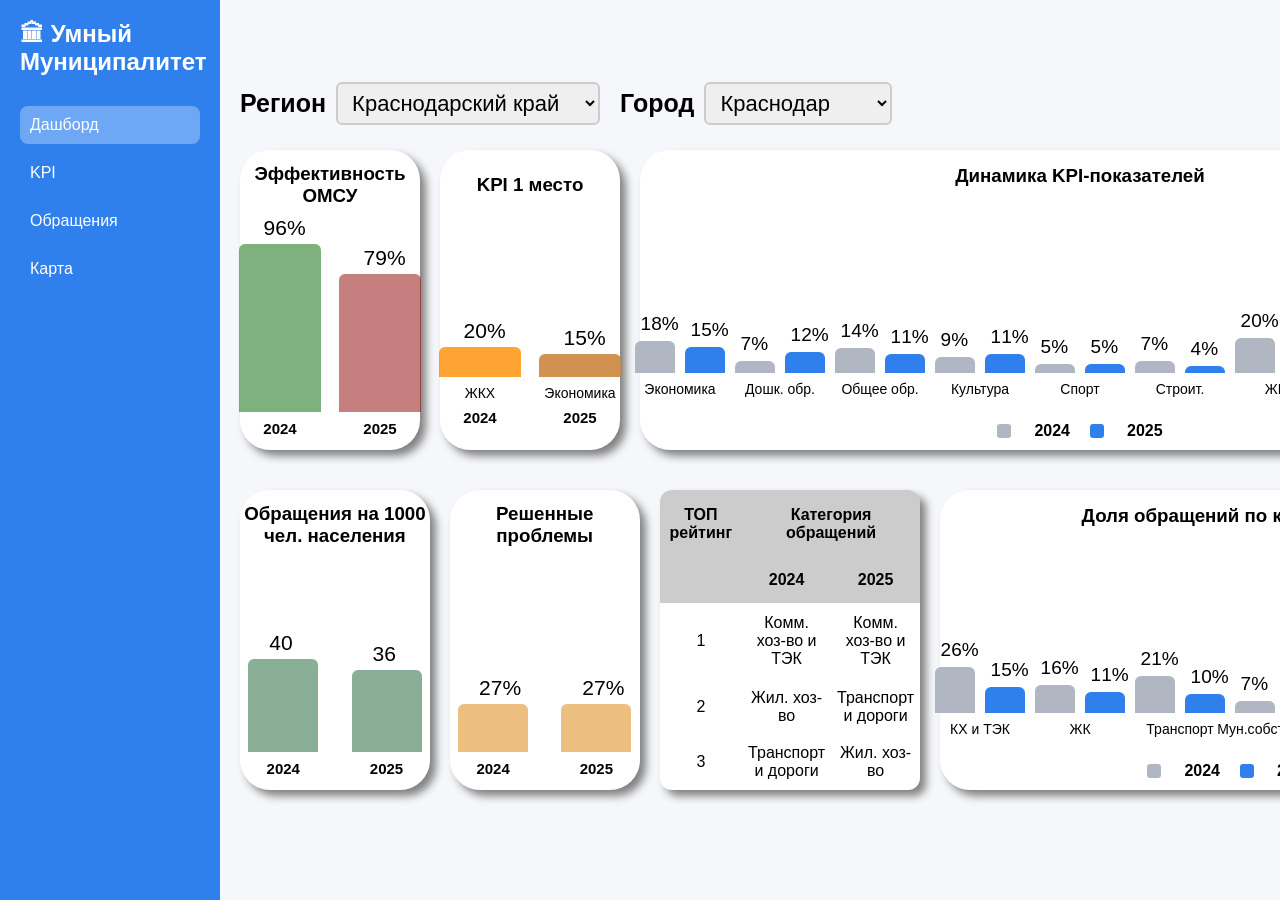
<file: index.html>
<!DOCTYPE html>
<html lang="ru">
<head>
  <meta charset="UTF-8">
  <title>Smart Municipality Dashboard</title>
  <link rel="stylesheet" href="style.css">
</head>
<body>

<div class="container">

  <!-- Sidebar -->
  <aside class="sidebar">
  <h2>🏛 Умный Муниципалитет</h2>
  <ul>
    <li><a href="index.html" class="active">Дашборд</a></li>
    <li><a href="kpi.html">KPI</a></li>
    <li><a href="requests.html">Обращения</a></li>
    <li><a href="map.html">Карта</a></li>
  </ul>
</aside>

  <!-- Main -->
  <main class="main">

    <!-- Topbar -->
    <div class="topbar-gen">
      <div class="user" style="cursor: pointer; font-size: 18px;">👤 Личный кабинет</div>
    </div>

    <div class="filters">
      <div class="filter-bar">
  <label for="yearSelect" style="font-size: 25px; font-weight: 600;">Регион</label>
  <select id="yearSelect">
    <option value="all">Краснодарский край</option>
    <option value="2024">Москва</option>
    <option value="2025">Санкт-Петербург</option>
    <option value="2026">Ставропольский край</option>
  </select>
  </div>
  <div class="filter-bar"><label for="yearSelect" style="font-size: 25px; font-weight: 600;">Город</label>
  <select id="yearSelect">
    <option value="all">Краснодар</option>
    <option value="2024">Сочи</option>
    <option value="2025">Геленджик</option>
    <option value="2026">Новороссийск</option>
  </select></div>
</div>
    
    

    <!-- KPI Cards -->
    <div class="cards">
      <!-- Индекс эффективности -->
    <div class="chart1">
      <h3>Эффективность ОМСУ</h3>
  <div class="bar-chart">
    <div class="group">
      <div class="bars">
        <div class="bar1" style="height:96%; background-color: rgba(0, 100, 0, .5);"><p class="count1">96%</p></div>
      </div>
      <span style="font-weight: 600; font-size: 15px;">2024</span>
    </div>

    <div class="group">
      <div class="bars">
        <div class="bar1" style="height:79%;background-color: rgba(139, 0, 0, .5);"><p class="count1">79%</p></div>
      </div>
      <span style="font-weight: 600; font-size: 15px;">2025</span>
    </div>

  </div>

</div>

<!-- KPI-показатель 1 место -->
    <div class="chart1">
      <h3>KPI 1 место</h3>
  <div class="bar-chart">

    <div class="group">
      <div class="bars">
        <div class="bar1" style="height:20%;background-color: rgba(255, 140, 0, .8);"><p class="count1">20%</p></div>
      </div>
      <span>ЖКХ</span>
      <span style="font-weight: 600; font-size: 15px;">2024</span>
    </div>

    <div class="group">
      <div class="bars">
        <div class="bar1" style="height:15%;background-color: rgba(205, 133, 63, .9);"><p class="count1">15%</p></div>
      </div>
      <span>Экономика</span>
      <span style="font-weight: 600;font-size: 15px;">2025</span>
    </div>

  </div>
</div>

<div class="chart2">
<h3>Динамика KPI-показателей</h3>
  <div class="bar-chart">

    <!-- Экономика -->
    <div class="group">
      <div class="bars">
        <div class="bar bar-2024" style="height:18%"><p class="count">18%</p></div>
        <div class="bar bar-2025" style="height:15%"><p class="count">15%</p></div>
      </div>
      <span>Экономика</span>
    </div>

    <!-- Дошкольное -->
    <div class="group">
      <div class="bars">
        <div class="bar bar-2024" style="height:7%"><p class="count">7%</p></div>
        <div class="bar bar-2025" style="height:12%"><p class="count">12%</p></div>
      </div>
      <span>Дошк. обр.</span>
    </div>

    <!-- Образование -->
    <div class="group">
      <div class="bars">
        <div class="bar bar-2024" style="height:14%"><p class="count">14%</p></div>
        <div class="bar bar-2025" style="height:11%"><p class="count">11%</p></div>
      </div>
      <span>Общее обр.</span>
    </div>

    <!-- Культура -->
    <div class="group">
      <div class="bars">
        <div class="bar bar-2024" style="height:9%"><p class="count">9%</p></div>
        <div class="bar bar-2025" style="height:11%"><p class="count">11%</p></div>
      </div>
      <span>Культура</span>
    </div>

    <!-- Спорт -->
    <div class="group">
      <div class="bars">
        <div class="bar bar-2024" style="height:5%"><p class="count">5%</p></div>
        <div class="bar bar-2025" style="height:5%"><p class="count">5%</p></div>
      </div>
      <span>Спорт</span>
    </div>

    <!-- Строительство -->
    <div class="group">
      <div class="bars">
        <div class="bar bar-2024" style="height:7%"><p class="count">7%</p></div>
        <div class="bar bar-2025" style="height:4%"><p class="count">4%</p></div>
      </div>
      <span>Строит.</span>
    </div>

    <!-- ЖКХ -->
    <div class="group">
      <div class="bars">
        <div class="bar bar-2024" style="height:20%"><p class="count">20%</p></div>
        <div class="bar bar-2025" style="height:13%"><p class="count">13%</p></div>
      </div>
      <span>ЖКХ</span>
    </div>

    <!-- Управление -->
    <div class="group">
      <div class="bars">
        <div class="bar bar-2024" style="height:8%"><p class="count">8%</p></div>
        <div class="bar bar-2025" style="height:3%"><p class="count">3%</p></div>
      </div>
      <span>Упр.</span>
    </div>

    <!-- Энергия -->
    <div class="group">
      <div class="bars">
        <div class="bar bar-2024" style="height:7%"><p class="count">7%</p></div>
        <div class="bar bar-2025" style="height:5%"><p class="count">5%</p></div>
      </div>
      <span>Энергия</span>
    </div>

  </div>

  <!-- Легенда -->
  <div class="legend">
    <span class="l2024"></span> 2024
    <span class="l2025"></span> 2025
  </div>

</div>
    </div>

    <!-- ОБРАЩЕНИЯ Cards -->
    <div class="cards">
      <!-- Индекс эффективности -->
    <div class="chart1">
      <h3>Обращения на 1000 чел. населения</h3>
  <div class="bar-chart">
    <div class="group">
      <div class="bars">
        <div class="bar-gen" style="height:53%; background-color: rgba(60, 123, 83, 0.6);"><p class="count1">40</p></div>
      </div>
      <span style="font-weight: 600; font-size: 15px;">2024</span>
    </div>

    <div class="group">
      <div class="bars">
        <div class="bar-gen" style="height:47%;background-color: rgba(60, 123, 83, 0.6);"><p class="count1">36</p></div>
      </div>
      <span style="font-weight: 600; font-size: 15px;">2025</span>
    </div>

  </div>

</div>

<!-- KPI-показатель 1 место -->
    <div class="chart1">
      <h3>Решенные проблемы</h3>
  <div class="bar-chart">
    <div class="group">
      <div class="bars">
        <div class="bar-gen" style="height:27.2%; background-color: rgba(223, 149, 46, 0.6);"><p class="count1">27%</p></div>
      </div>
      <span style="font-weight: 600; font-size: 15px;">2024</span>
    </div>

    <div class="group">
      <div class="bars">
        <div class="bar-gen" style="height:27.2%;background-color: rgba(223, 149, 46, 0.6);"><p class="count1">27%</p></div>
      </div>
      <span style="font-weight: 600; font-size: 15px;">2025</span>
    </div>

  </div>

</div>


  <table class="rating-table-gen">
    <tr>
      <th>ТОП рейтинг</th>
      <th colspan="2">Категория обращений</th>
    </tr>
    <tr>
      <th></th>
      <th>2024</th>
      <th>2025</th>
    </tr>

    <tr>
      <td>1</td>
      <td>Комм. хоз-во и ТЭК</td>
      <td>Комм. хоз-во и ТЭК</td>
    </tr>

    <tr>
      <td>2</td>
      <td>Жил. хоз-во</td>
      <td>Транспорт и дороги</td>
    </tr>

    <tr>
      <td>3</td>
      <td>Транспорт и дороги</td>
      <td>Жил. хоз-во</td>
    </tr>

    
  </table>
  

<div class="chart3">
<h3>Доля обращений по категориям</h3>
  <div class="bar-chart">

    <!-- Экономика -->
    <div class="group">
      <div class="bars">
        <div class="bar bar-2024" style="height:26%"><p class="count">26%</p></div>
        <div class="bar bar-2025" style="height:15%"><p class="count">15%</p></div>
      </div>
      <span>КХ и ТЭК</span>
    </div>

    <!-- Дошкольное -->
    <div class="group">
      <div class="bars">
        <div class="bar bar-2024" style="height:16%"><p class="count">16%</p></div>
        <div class="bar bar-2025" style="height:12%"><p class="count">11%</p></div>
      </div>
      <span>ЖК</span>
    </div>

    <!-- Образование -->
    <div class="group">
      <div class="bars">
        <div class="bar bar-2024" style="height:21%"><p class="count">21%</p></div>
        <div class="bar bar-2025" style="height:11%"><p class="count">10%</p></div>
      </div>
      <span>Транспорт</span>
    </div>

    <!-- Культура -->
    <div class="group">
      <div class="bars">
        <div class="bar bar-2024" style="height:7%"><p class="count">7%</p></div>
        <div class="bar bar-2025" style="height:5%"><p class="count">5%</p></div>
      </div>
      <span>Мун.собственность</span>
    </div>

    <!-- Спорт -->
    <div class="group">
      <div class="bars">
        <div class="bar bar-2024" style="height:13%"><p class="count">13%</p></div>
        <div class="bar bar-2025" style="height:5%"><p class="count">3%</p></div>
      </div>
      <span>Архитектура</span>
    </div>

    <!-- Строительство -->
    <div class="group">
      <div class="bars">
        <div class="bar bar-2024" style="height:5%"><p class="count">5%</p></div>
        <div class="bar bar-2025" style="height:4%"><p class="count">3%</p></div>
      </div>
      <span>Мун.контроль</span>
    </div>

    

  </div>

  <!-- Легенда -->
  <div class="legend">
    <span class="l2024"></span> 2024
    <span class="l2025"></span> 2025
  </div>

</div>
    </div>


    

    

  </main>

</div>
</div>
</body>
</html>
</file>
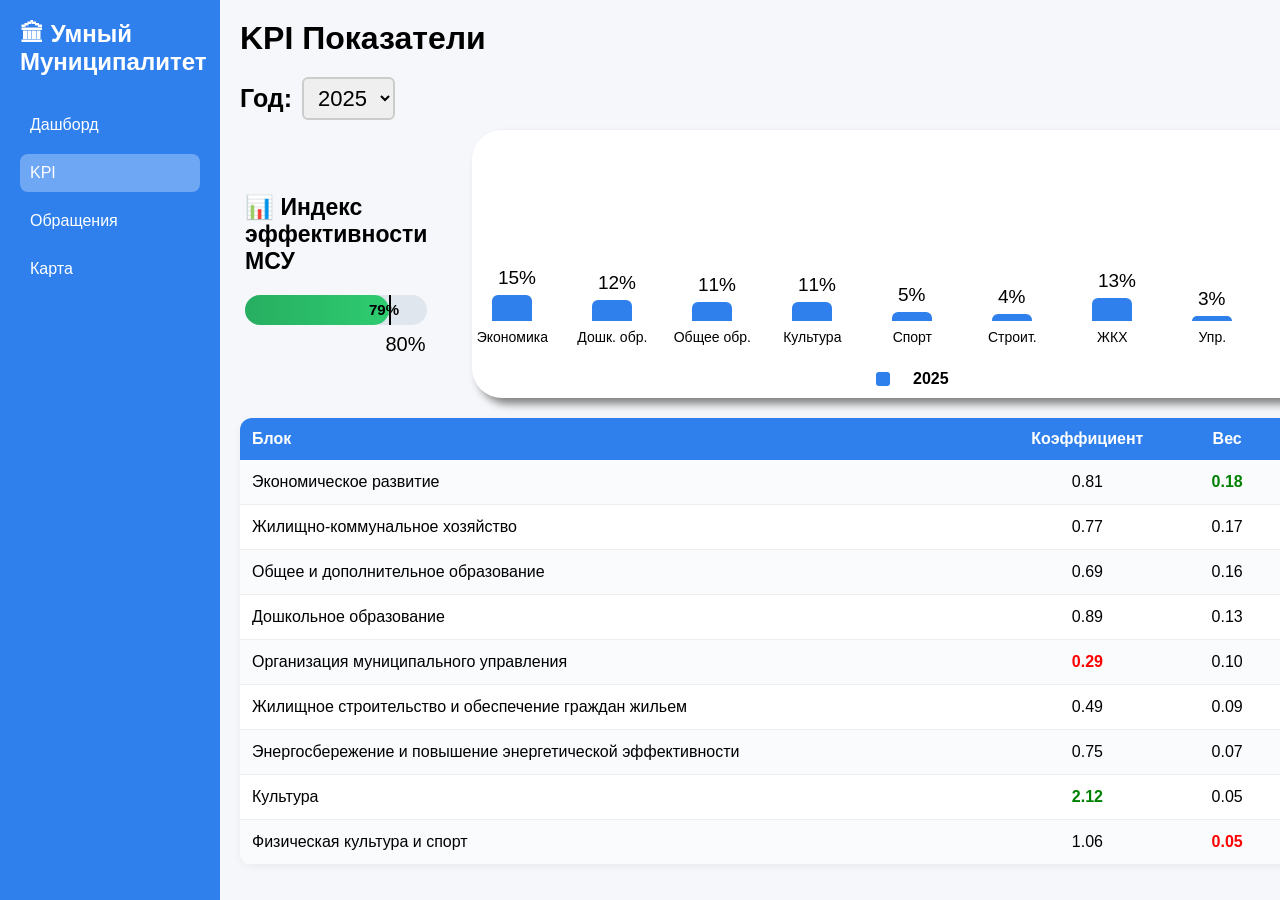
<file: kpi.html>
<!DOCTYPE html>
<html lang="ru">
<head>
  <meta charset="UTF-8">
  <title>KPI</title>
  <link rel="stylesheet" href="style.css">
</head>
<body>

<div class="container">

  <!-- Sidebar -->
  <aside class="sidebar">
    <h2>🏛 Умный Муниципалитет</h2>
    <ul>
      <li><a href="index.html">Дашборд</a></li>
      <li><a href="kpi.html" class="active">KPI</a></li>
      <li><a href="requests.html">Обращения</a></li>
      <li><a href="map.html">Карта</a></li>
    </ul>
  </aside>

  <main class="main">

  <div class="topbar">
      <h1>KPI Показатели</h1>
    </div>

    <div class="filter-bar">
  <label for="yearSelect" style="font-size: 25px; font-weight: 600;">Год:</label>
  <select id="yearSelect">
    <option value="all">2025</option>
    <option value="2024">Все</option>
    <option value="2025">2024</option>
    <option value="2026">2026</option>
  </select>
</div>

<div class="container-kpi">
<div class="chart">
  <h3>📊 Индекс эффективности МСУ</h3>

  <div class="gauge-container">
    
    <div class="gauge-bar">
        <div class="gauge-fill-2"></div>
        <div class="gauge-value-2">80%</div>
      <div class="gauge-fill"></div>
      <div class="gauge-value">79%</div>
    </div>

    

  </div>
</div>

    <!--<div class="chart">
  <div class="pie-wrapper">
    <div class="pie-chart"></div>
    <div class="legend">
      <div><span class="c1"></span> Экономика — 18%</div>
      <div><span class="c2"></span> ЖКХ — 20%</div>
      <div><span class="c3"></span> Образование — 14%</div>
      <div><span class="c4"></span> Дошкольное — 7%</div>
      <div><span class="c5"></span> Управление — 8%</div>
      <div><span class="c6"></span> Строительство — 7%</div>
      <div><span class="c7"></span> Энергия — 7%</div>
      <div><span class="c8"></span> Культура — 9%</div>
      <div><span class="c9"></span> Спорт — 5%</div>
    </div>

  </div>
</div>-->
<div class="chart2">

  <div class="bar-chart">

    <!-- Экономика -->
    <div class="group">
      <div class="bars">
        <div class="bar bar-2025" style="height:15%"><p class="count">15%</p></div>
      </div>
      <span>Экономика</span>
    </div>

    <!-- Дошкольное -->
    <div class="group">
      <div class="bars">
        <div class="bar bar-2025" style="height:12%"><p class="count">12%</p></div>
      </div>
      <span>Дошк. обр.</span>
    </div>

    <!-- Образование -->
    <div class="group">
      <div class="bars">
        <div class="bar bar-2025" style="height:11%"><p class="count">11%</p></div>
      </div>
      <span>Общее обр.</span>
    </div>

    <!-- Культура -->
    <div class="group">
      <div class="bars">
        <div class="bar bar-2025" style="height:11%"><p class="count">11%</p></div>
      </div>
      <span>Культура</span>
    </div>

    <!-- Спорт -->
    <div class="group">
      <div class="bars">
        <div class="bar bar-2025" style="height:5%"><p class="count">5%</p></div>
      </div>
      <span>Спорт</span>
    </div>

    <!-- Строительство -->
    <div class="group">
      <div class="bars">
        <div class="bar bar-2025" style="height:4%"><p class="count">4%</p></div>
      </div>
      <span>Строит.</span>
    </div>

    <!-- ЖКХ -->
    <div class="group">
      <div class="bars">
        <div class="bar bar-2025" style="height:13%"><p class="count">13%</p></div>
      </div>
      <span>ЖКХ</span>
    </div>

    <!-- Управление -->
    <div class="group">
      <div class="bars">
        <div class="bar bar-2025" style="height:3%"><p class="count">3%</p></div>
      </div>
      <span>Упр.</span>
    </div>

    <!-- Энергия -->
    <div class="group">
      <div class="bars">
        <div class="bar bar-2025" style="height:5%"><p class="count">5%</p></div>
      </div>
      <span>Энергия</span>
    </div>

  </div>

  <!-- Легенда -->
  <div class="legend">
    <span class="l2025"></span> 2025
  </div>

</div>
</div>

  <table class="kpi-table">
    <tr>
      <th>Блок</th>
      <th>Коэффициент</th>
      <th>Вес</th>
      <th>KPI</th>
    </tr>

    <tr>
      <td>Экономическое развитие</td>
      <td>0.81</td>
      <td class="good">0.18</td>
      <td class="good big">15%</td>
    </tr>

    <tr>
      <td>Жилищно-коммунальное хозяйство</td>
      <td>0.77</td>
      <td>0.17</td>
      <td class="big">13%</td>
    </tr>

    <tr>
      <td>Общее и дополнительное образование</td>
      <td>0.69</td>
      <td>0.16</td>
      <td class="big">11%</td>
    </tr>

    <tr>
      <td>Дошкольное образование</td>
      <td>0.89</td>
      <td>0.13</td>
      <td class="big">12%</td>
    </tr>

     <tr>
      <td>Организация муниципального управления</td>
      <td class="bad">0.29</td>
      <td>0.10</td>
      <td class="bad big">3%</td>
    </tr>

    <tr>
      <td>Жилищное строительство и обеспечение граждан жильем</td>
      <td>0.49</td>
      <td>0.09</td>
      <td class="big">4%</td>
    </tr>

    <tr>
      <td>Энергосбережение и повышение энергетической эффективности</td>
      <td>0.75</td>
      <td>0.07</td>
      <td class="big">5%</td>
    </tr>

    <tr>
      <td>Культура</td>
      <td class="good">2.12</td>
      <td>0.05</td>
      <td class="big">11%</td>
    </tr>

    <tr>
      <td>Физическая культура и спорт</td>
      <td>1.06</td>
      <td class="bad">0.05</td>
      <td class="big">5%</td>
    </tr>

  </table>


  </main>

</div>
</body>
</html>
</file>
<file: style.css>
* {
  margin: 0;
  padding: 0;
  box-sizing: border-box;
  font-family: Arial;
}

body {
  background: #f5f7fa;
}

.container {
  display: flex;
}

.container-kpi {
    display: flex;
    align-items: center;
    gap: 40px;
    width: 100%;
}

.container-kpi h3 {
  font-size: 23px;
}

/* Sidebar */
.sidebar {
  width: 220px;
  background: #2F80ED;
  color: white;
  padding: 20px;
  min-height: 100vh;
}

.sidebar h2 {
  margin-bottom: 30px;
}

.sidebar ul {
  list-style: none;
  padding: 0;
}

.sidebar li {
  margin-bottom: 10px;
  cursor: pointer;
}

.sidebar a {
  display: block;
  padding: 10px;
  color: white;
  text-decoration: none;
  border-radius: 8px;
}

.sidebar a:hover {
  background: rgba(255, 255, 255, 0.2)
}

.sidebar .active {
  background: rgba(255,255,255,0.3);
  border-radius: 8px;
}

/* Main */
.main {
  flex: 1;
  padding: 20px;
  height: 100%;
}

/* Topbar */
.topbar {
  display: flex;
  justify-content: space-between;
  margin-bottom: 20px;
}

.topbar-gen {
  display: flex;
  justify-content: end;
  margin-bottom: 20px;
}



.topbar h1 {
  margin: 0;
}

/* Cards */
.cards {
  display: flex;
  gap: 20px;
  margin-bottom: 20px;
}

.card {
  background: white;
  padding: 20px;
  flex: 1;
  border-radius: 12px;
  box-shadow: 0 2px 8px rgba(0,0,0,0.05);
  min-width: 200px;
}

.card h3 {
  font-size: 24px;
  margin-bottom: 5px;
}

/* Chart */
.chart {
  padding: 5px 5px 15px 5px;
  border-radius: 12px;
  margin-bottom: 20px;
  
}

.fake-chart {
  height: 150px;
  background: linear-gradient(to top, #2F80ED, #56CCF2);
  border-radius: 10px;
}

/* Table */
.table-section {
  background: white;
  padding: 20px;
  border-radius: 12px;
}

table {
  width: 100%;
  border-collapse: collapse;
}



.ok {
  color: green;
}

.bad {
  color: red;
}

/* Контейнер */
.kpi-container {
  max-width: 900px;
  margin: auto;
}

/* Заголовок */
.kpi-title {
  font-size: 24px;
  margin-bottom: 20px;
}

/* Таблица */
.kpi-table {
  width: 100%;
  border-collapse: collapse;
  background: white;
  border-radius: 12px;
  overflow: hidden;
  box-shadow: 0 2px 8px rgba(0,0,0,0.05);
}

/* Заголовки */
.kpi-table th {
  background: #2F80ED;
  color: white;
  text-align: left;
  padding: 12px;
}

/* Ячейки */
.kpi-table td {
  padding: 12px;
  border-bottom: 1px solid #eee;
}

/* Чередование строк */
.kpi-table tr:nth-child(even) {
  background: #f9fbfd;
}

/* Выравнивание чисел */
.kpi-table td:nth-child(2),
.kpi-table td:nth-child(3),
.kpi-table td:nth-child(4),
.kpi-table th:nth-child(2),
.kpi-table th:nth-child(3),
.kpi-table th:nth-child(4) {
  text-align: center;
}

/* Цвета коэффициента */
.good {
  color: green;
  font-weight: bold;
}

.big {
  font-weight: bold;
  font-size: 17px;
}

.bad {
  color: red;
  font-weight: bold;
}

/* Контейнер */
.pie-wrapper {
  display: flex;
  align-items: center;
  gap: 60px;
  margin-top: 20px;
  flex-wrap: wrap;
  justify-content: center;
}

/* Круг */
.pie-chart {
  width: 220px;
  height: 220px;
  border-radius: 50%;

  background: conic-gradient(
    #2F80ED 0% 18%,
    #27ae60 18% 38%,
    #56CCF2 38% 52%,
    #e74c3c 52% 59%,
    #f39c12 59% 67%,
    #9b59b6 67% 74%,
    #34495e 74% 81%,
    #16a085 81% 90%,
    #c0392b 90% 100%
  );
}

/* Легенда */
.legend {
  display: flex;
  flex-direction: column;
  gap: 8px;
  font-size: 14px;
}

.legend div {
  display: flex;
  align-items: center;
  gap: 10px;
}

/* Цветные квадраты */
.legend span {
  width: 14px;
  height: 14px;
  display: inline-block;
  border-radius: 3px;
}

.c1 { background: #2F80ED; }
.c2 { background: #27ae60; }
.c3 { background: #56CCF2; }
.c4 { background: #e74c3c; }
.c5 { background: #f39c12; }
.c6 { background: #9b59b6; }
.c7 { background: #34495e; }
.c8 { background: #16a085; }
.c9 { background: #c0392b; }

/* Контейнер */
.gauge-container {
  margin-top: 20px;
}

/* Шкала */
.gauge-bar {
  height: 30px;
  background: #e0e6ed;
  border-radius: 20px;
  position: relative;
}

/* Заполнение */
.gauge-fill {
    position: absolute;
    top: 0;
  height: 100%;
  width: 79%;
  background: linear-gradient(to right, #27ae60, #2ecc71);
  border-radius: 20px;
  z-index: 1;
  transition: 1s ease;
}

.gauge-fill-2 {
    position: absolute;
    top: 0;
  height: 100%;
  width: 80%;
  transition: 1s ease;
  z-index: 2;
  border-right: 2px solid black;
}

/* Значение */
.gauge-value {
    position: absolute;
    left: 68%;
    top: -4px;
    overflow: visible;
  margin-top: 10px;
  font-size: 15px;
  font-weight: bold;
  z-index: 1;
}

.gauge-value-2 {
    position: absolute;
    left: 77%;
    top: 28px;
    overflow: visible;
  margin-top: 10px;
  font-size: 20px;
}

.map-image {
    height: 400px;
    width: 400px;
    border-radius: 50px;
    cursor: pointer;
}

/* Контейнер */
.donut-container {
  display: flex;
  justify-content: center;
  align-items: center;
  margin-top: 20px;
}

/* Круг */
.donut {
  width: 190px;
  height: 190px;
  border-radius: 50%;
  position: relative;

  background: conic-gradient(
    #27ae60 0% 27.2%,   /* решено */
    #e0e6ed 27.2% 100% /* остальное */
  );
}

/* Внутренний круг */
.donut::after {
  content: "";
  position: absolute;
  width: 130px;
  height: 130px;
  background: white;
  border-radius: 50%;
  top: 50%;
  left: 50%;
  transform: translate(-50%, -50%);
}

/* Центр */
.donut-center {
  position: absolute;
  top: 50%;
  left: 50%;
  transform: translate(-50%, -50%);
  text-align: center;
  z-index: 1;
}

/* Процент */
.percent {
  font-size: 28px;
  font-weight: bold;
  color: #27ae60;
}

/* Подпись */
.text {
  font-size: 13px;
  color: #555;
}

.charts {
  display: flex;
  justify-content: space-around;
  margin-bottom: 15px;
  gap: 30px;
}

.chart-r {
  border-radius: 12px;
  display: flex;
  flex-direction: column;
  align-items: center;
  justify-content: center;
  width: 300px;
}

.card-r {
  background: white;
  padding: 20px;
  border-radius: 12px;
  box-shadow: 0 2px 8px rgba(0,0,0,0.05);
  display: flex;
  flex-direction: column;
  flex: 1;
  height: 95px;
  align-self: center;
}

.card-r h3 {
  font-size: 24px;
  margin-bottom: 5px;
}

.rating-table {
  width: 100%;
  border-collapse: collapse;
  background: white;
  border-radius: 12px;
  overflow: hidden;
  box-shadow: 0 2px 8px rgba(0,0,0,0.05);
}



.rating-table-gen {
  box-shadow: 6px 6px 8px grey;
  border-radius: 12px;
  width: 100%;
  flex: 1;
  max-height: 300px;
  background: white;
  border-radius: 12px;
  overflow: hidden;
  
}



.rating-table th {
  background: #2f81ed;
  color: white;
  padding: 20px;
  text-align: center;
}

.rating-table-gen tr th {
  background: rgba(128, 128, 128, .4);
  color: #000000;
  padding: 10px;
  text-align: center;
}

.rating-table-gen tr td {
  padding: 5px 6px;
  text-align: center;
}

.rating-table tr th {
font-size: 18px;
}

.rating-table td {
 padding: 12px;
  border-bottom: 1px solid #eee;
  text-align: center;
}

.rating-table tr:nth-child(even) {
  background: #f9fbfd;
}

/* Выделение топ-3 */
.rating-table tr:nth-child(2) td {
  font-weight: bold;
}

.rating-table tr:nth-child(3) td {
  font-weight: bold;
}

.rating-table tr:nth-child(4) td {
  font-weight: bold;
}

 .container-cont {
        display: flex;
        flex-direction: column;
        flex: 4;
        margin: 0 auto;
        background: #ffffff;
        padding: 20px;
        border-radius: 10px;
        box-shadow: 0 4px 12px rgba(0,0,0,0.1);
    }

    .container-mini {
        
        display: flex;
        justify-content: space-around;
        align-items: center;
        gap: 20px;
    }

    .container-cont h1 {
        color: #333;
        font-size: 20px;
        margin-bottom: 10px;
    }

    

    .section h2 {
        color: #2c3e50;
        font-size: 18px;
        margin-bottom: 10px;
    }

    a {
        color: #0077cc;
        text-decoration: none;
    }

    a:hover {
        text-decoration: underline;
    }

    .section_social {
        display: flex;
        flex-direction: column;
        justify-content: center;
        align-items: center;
    }

    .address {
        background: #f0f4f8;
        padding: 15px;
        border-radius: 8px;
    }

    .gosuslugi {
      width: 85px;
      height: 85px;
    }

    .vk {
      width: 85px;
      height: 85px;
    }

    .odn {
      width: 60px;
      height: 60px;
    }
.filters {
  margin: 0;
  display: flex;
  gap: 20px;
  margin-bottom: 15px;
}  

.filter-bar {
  margin-bottom: 10px;
  display: flex;
  align-items: center;
  gap: 10px;
  margin-top: 20px;
  cursor: pointer;
}

.filter-bar select{
  padding: 6px 10px;
  border-radius: 6px;
  border: 2px solid #ccc;
  font-size: 22px;
  cursor: pointer;
}

.filter-bar select option {
  cursor: pointer;
}

.chart1 {
  display: flex;
  flex-direction: column;
  flex: 1;
  width: 100%;
  margin-bottom: 20px;
  background-color: #FFFFFF;
  border-radius: 30px;
  gap: 15px;
  box-shadow: 6px 6px 8px grey;
  justify-content: center;
}

.chart2 {
  display: flex;
  flex-direction: column;
  width: 100%;
  flex: 4;
  margin-bottom: 20px;
  background-color: #FFFFFF;
  border-radius: 30px;
  padding: 15px 0 10px 0;
  gap: 10px;
  box-shadow: 6px 6px 8px grey;
}

.chart3 {
  display: flex;
  flex-direction: column;
  width: 100%;
  flex: 3;
  margin-bottom: 20px;
  background-color: #FFFFFF;
  border-radius: 30px;
  padding: 15px 0 10px 0;
  gap: 10px;
  box-shadow: 6px 6px 8px grey;
}

.chart3 h3 {
  padding: 0;
  font-weight: 600;
  text-align: center;

}

.chart2 h3 {
  padding: 0;
  font-weight: 600;
  text-align: center;

}

.chart1 h3 {
  padding: 0;
  font-weight: 600;
  text-align: center;
  margin-bottom: 15px;
}

/* Контейнер */
.bar-chart {
  display: flex;
  justify-content: space-evenly;
  gap: 20px;
  height: 200px;
  
}

.bar-chart2 {
  display: flex;
  justify-content: space-evenly;
  gap: 20px;
  height: 100px;
  
}

/* Группа (1 категория) */
.group {
  display: flex;
  flex-direction: column;
  align-items: center;
  width: 80px;
  
}

/* Два столбца */
.bars {
  display: flex;
  align-items: flex-end;
  gap: 10px;
  height: 100%;
}

/* Столбец */
.bar {
  width: 40px;
  border-radius: 6px 6px 0 0;
  position: relative;
  color: white;
  padding-bottom: 3px;
}

.bar1 {
  width: 82px;
  border-radius: 6px 6px 0 0;
  position: relative;
  color: white;
  padding-bottom: 3px;
}

.bar-gen {
  width: 70px;
  border-radius: 6px 6px 0 0;
  position: relative;
  color: white;
  padding-bottom: 3px;
}



.count {
  padding: 0;
position: absolute;
top: -28px;
left: 14%;
color: black;
font-size: 19px;
}

.count1 {
  padding: 0;
position: absolute;
top: -28px;
left: 30%;
color: black;
font-size: 21px;
}


/* Цвета */
.bar-2024 {
  background: #b0b7c3;
}

.bar-2025 {
  background: #2F80ED;
}

/* Подписи */
.group span {
  margin-top: 8px;
  font-size: 14px;
  text-align: center;
}

/* Легенда */
.legend {
  padding: 0;
  margin-top: 15px;
  display: flex;
  flex-direction: row;
  gap: 20px;
  align-items: center;
  align-self: center;
  font-size: 16px;
  font-weight: 600;
}

.legend span {
  padding: 0;
  display: inline-block;
  width: 14px;
  height: 14px;
  margin-right: 3px;
}

.l2024 {
  background: #b0b7c3;
}

.l2025 {
  background: #2F80ED;
}

.maps_container {
  width: 100%;
  display: flex;
  gap: 10px;
  margin-top: 30px;
}

.maps {
  width: 100%;
  display: flex;
  flex-direction: column;
  gap: 15px;
  align-items: center;
}

.maps_title {
padding: 0;
font-size: 25px;
}

.map {
  position: relative;
  width: 100%;
  height: 400px;
  background: url('map.png') no-repeat center/contain;
  border: 1px solid grey;
  border-radius: 20px;
}

/* Общий стиль heatmap */
.heat {
  position: absolute;
  border-radius: 50%;
  pointer-events: none;
  background: radial-gradient(circle,
    rgba(255,0,0,0.8) 0%,
    rgba(255,0,0,0.4) 40%,
    rgba(255,0,0,0.2) 70%,
    transparent 100%);
}

/* ЦЕНТР — максимальная нагрузка */
.center {
  width: 70px;
  height: 70px;
  top: 200px;
  left: 185px;
}

/* ШМР */
.east {
  width: 70px;
  height: 70px;
  top: 190px;
  left: 230px;
}

/* ГМР */
.north {
  width: 60px;
  height: 60px;
  top: 300px;
  left: 385px;
}

/*КМР*/
.west {
  width: 70px;
  height: 70px;
  top: 210px;
  left: 395px;
}

/* СМР */
.south {
  width: 70px;
  height: 70px;
  top: 125px;
  left: 95px;
}

.pmr {
  width: 80px;
  height: 80px;
  top: 258px;
  left: 450px;
}

/* МОСТ / ВЫЕЗД (Тургеневский и др.) 
.bridge {
  width: 130px;
  height: 130px;
  top: 260px;
  left: 270px;
}*/

.container-req {
  display: flex;
  flex-direction: row;
  gap: 15px;
  align-items: center;
}

.card-map {
  width: 100%;
  display: flex;
  flex-direction: column;
  gap: 18px;
  align-items: center;
  
}

.card-map_cont {
  display: flex;
  gap: 30px;
  
}

.card-map h3 {
  font-size: 27px;
  
}

.card-map_cont h4 {
  font-size: 25px;
  background: white;
  padding: 20px;
  border-radius: 12px;
  box-shadow: 6px 6px 8px rgba(0,0,0,0.5);
}
</file>
